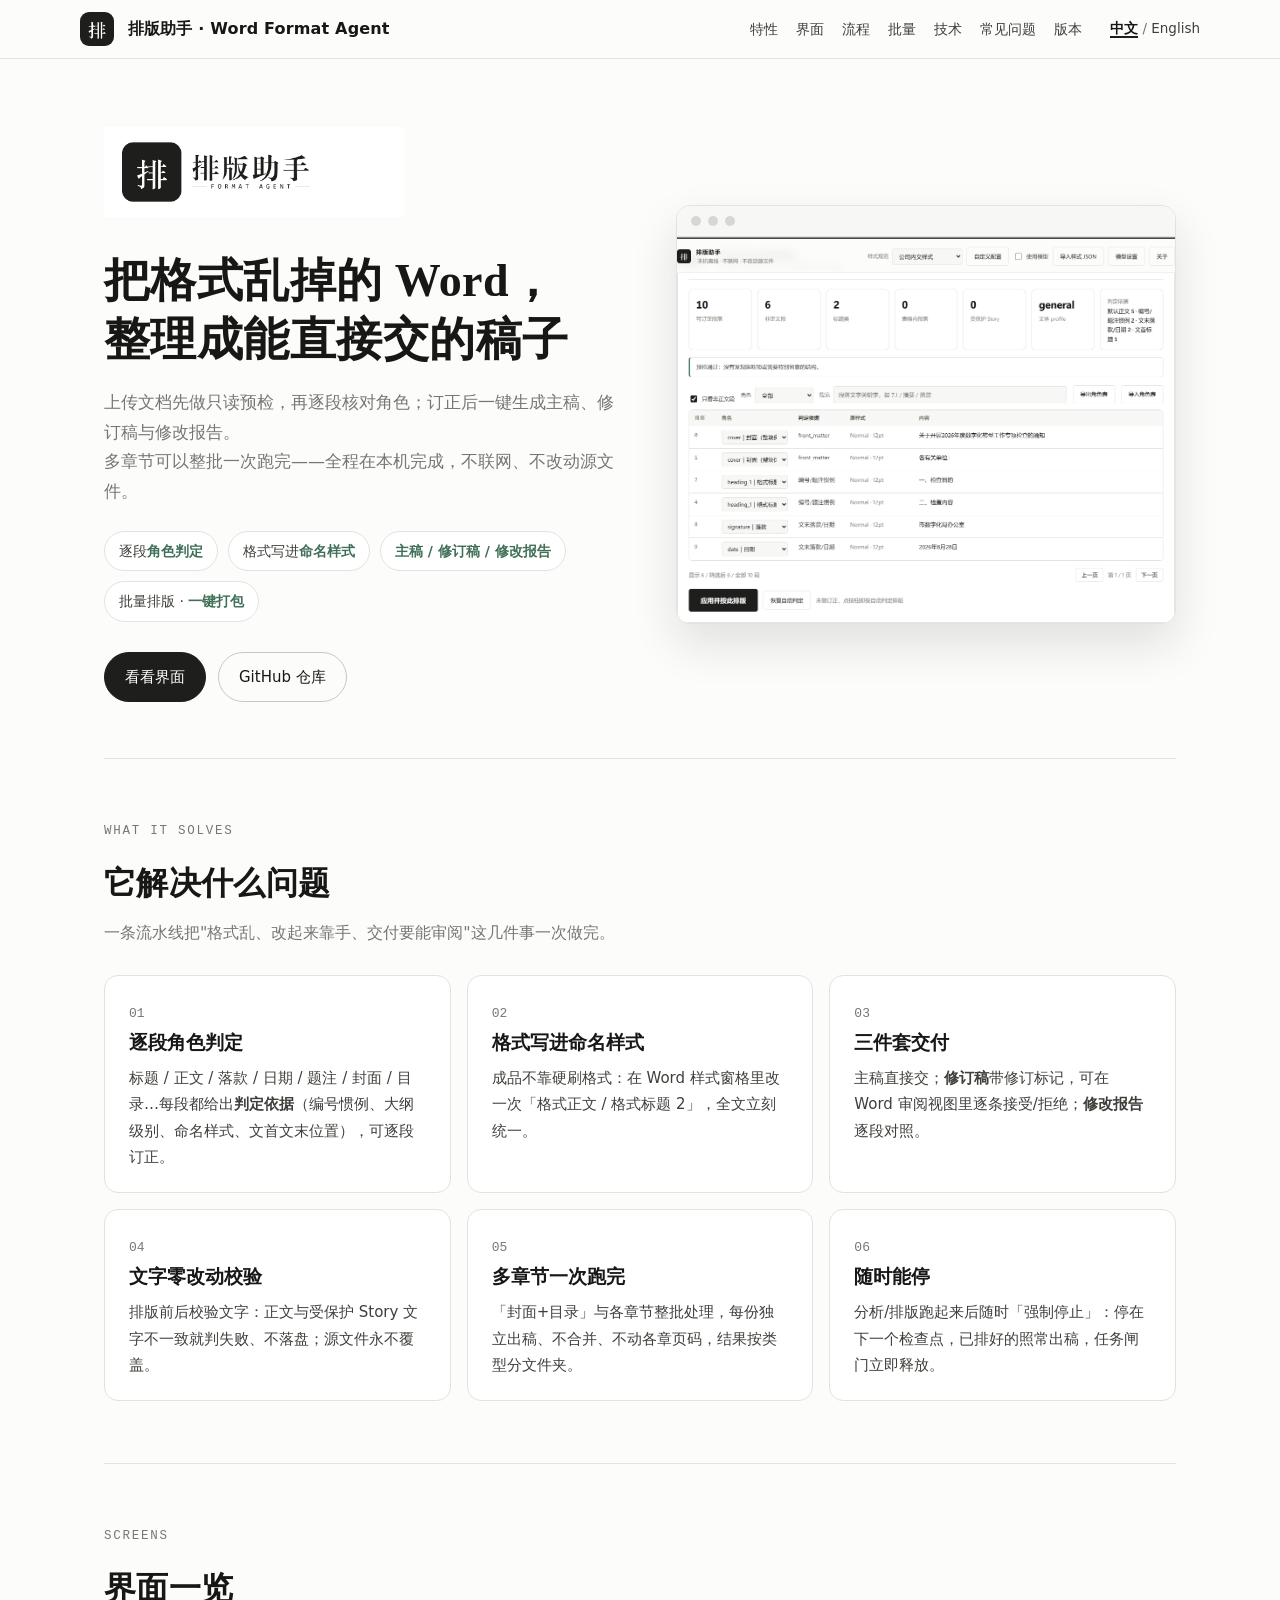
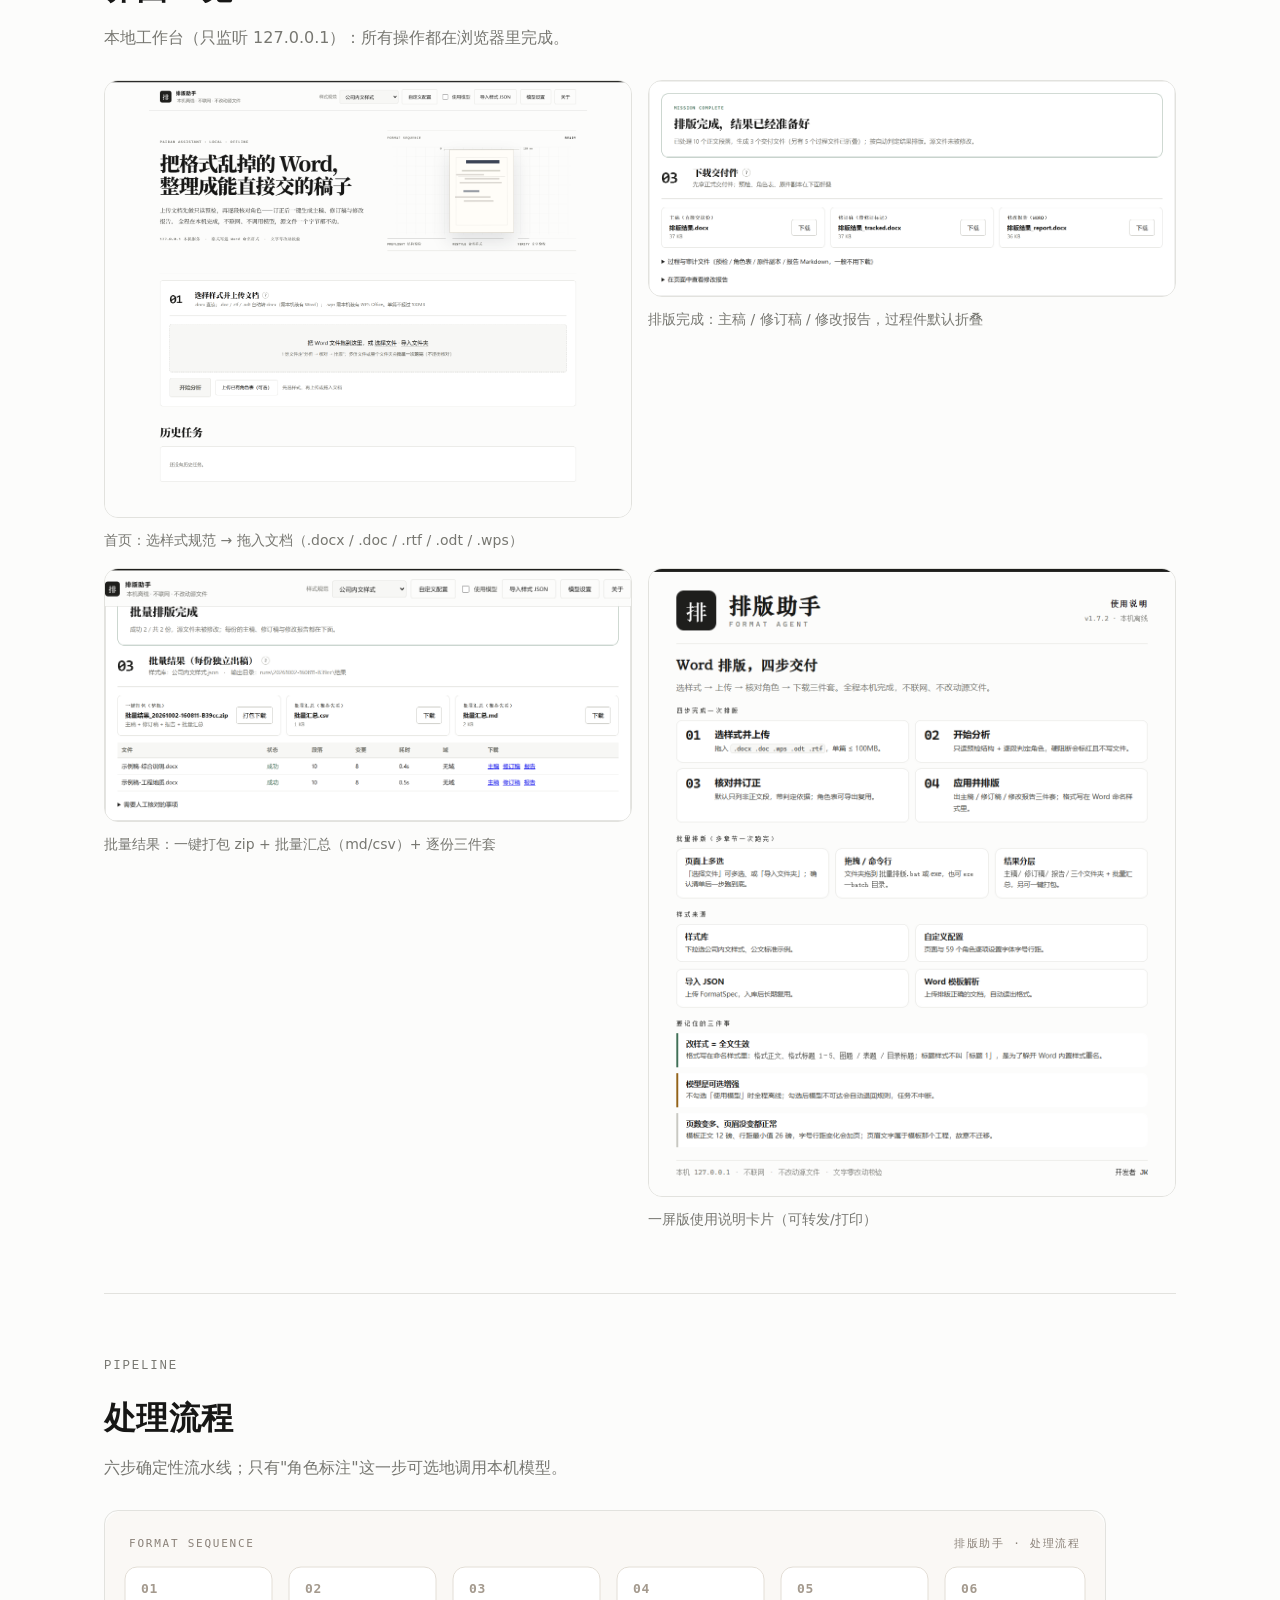
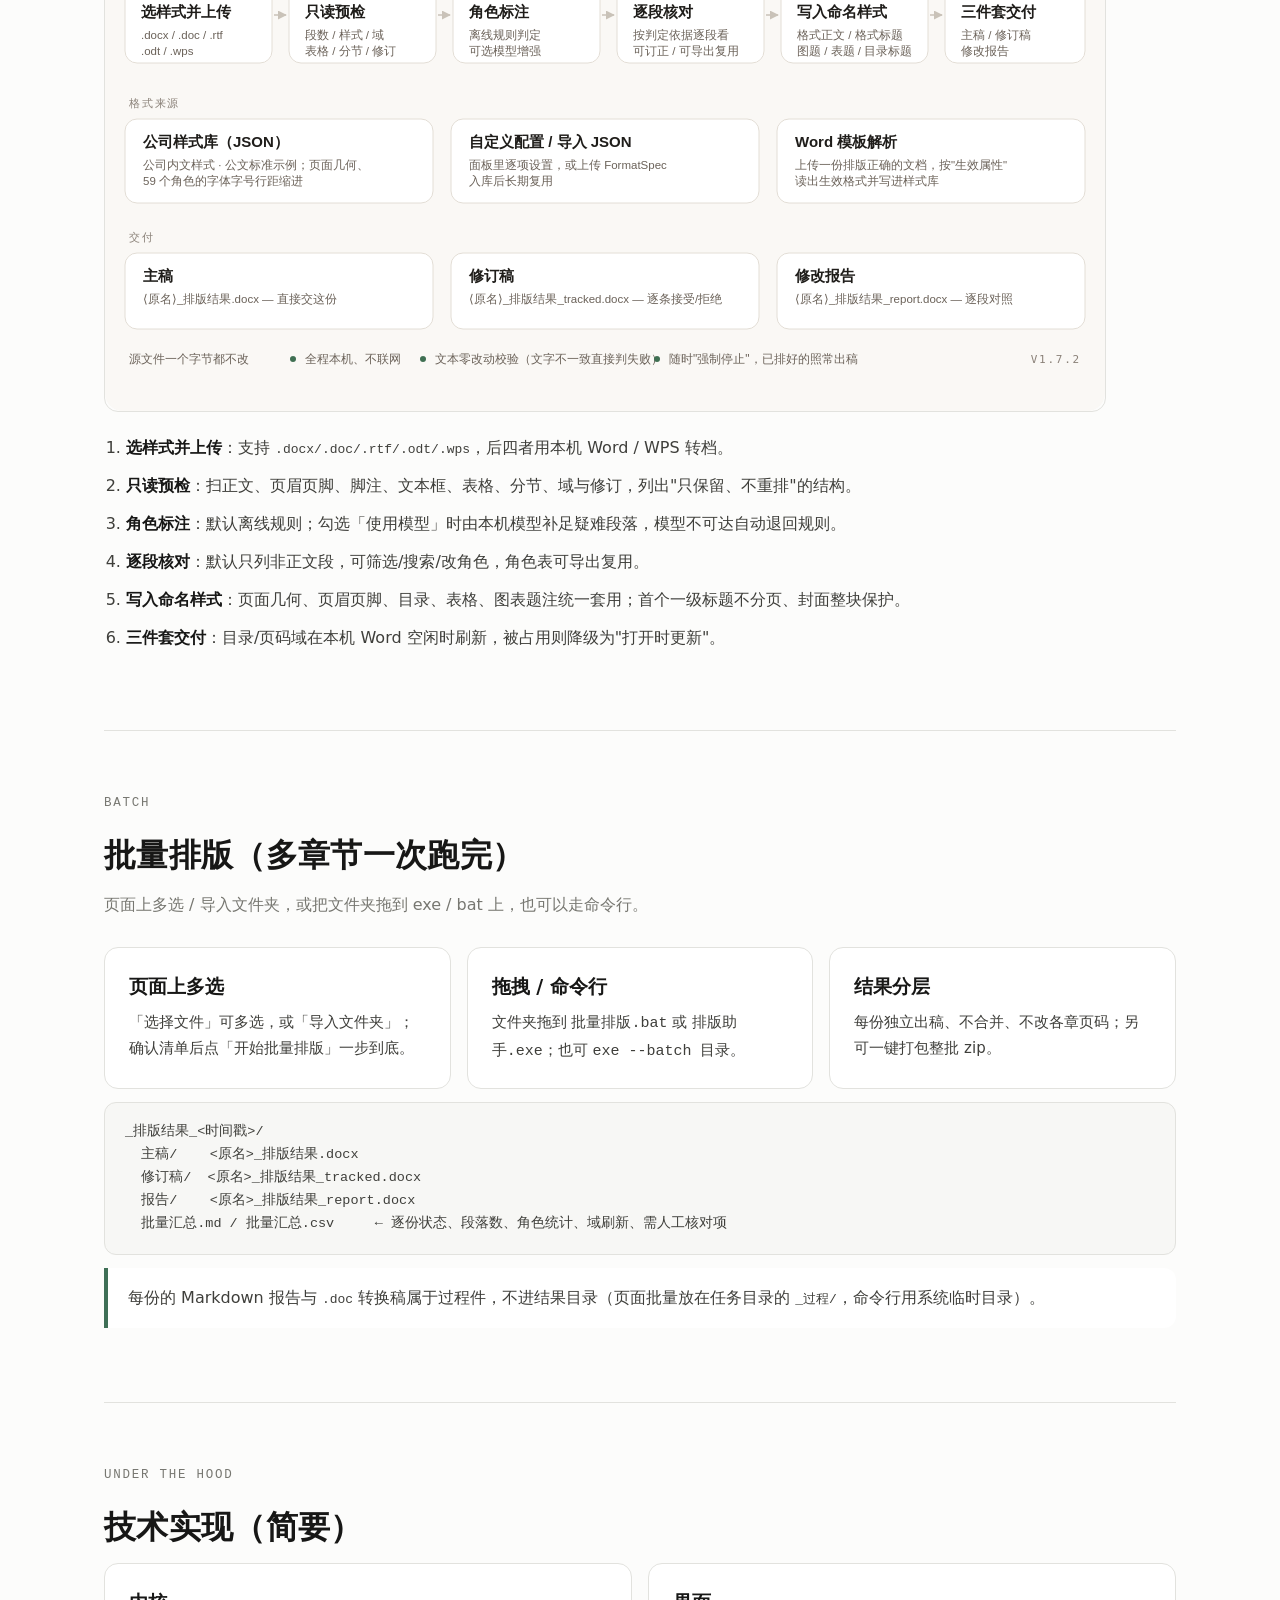
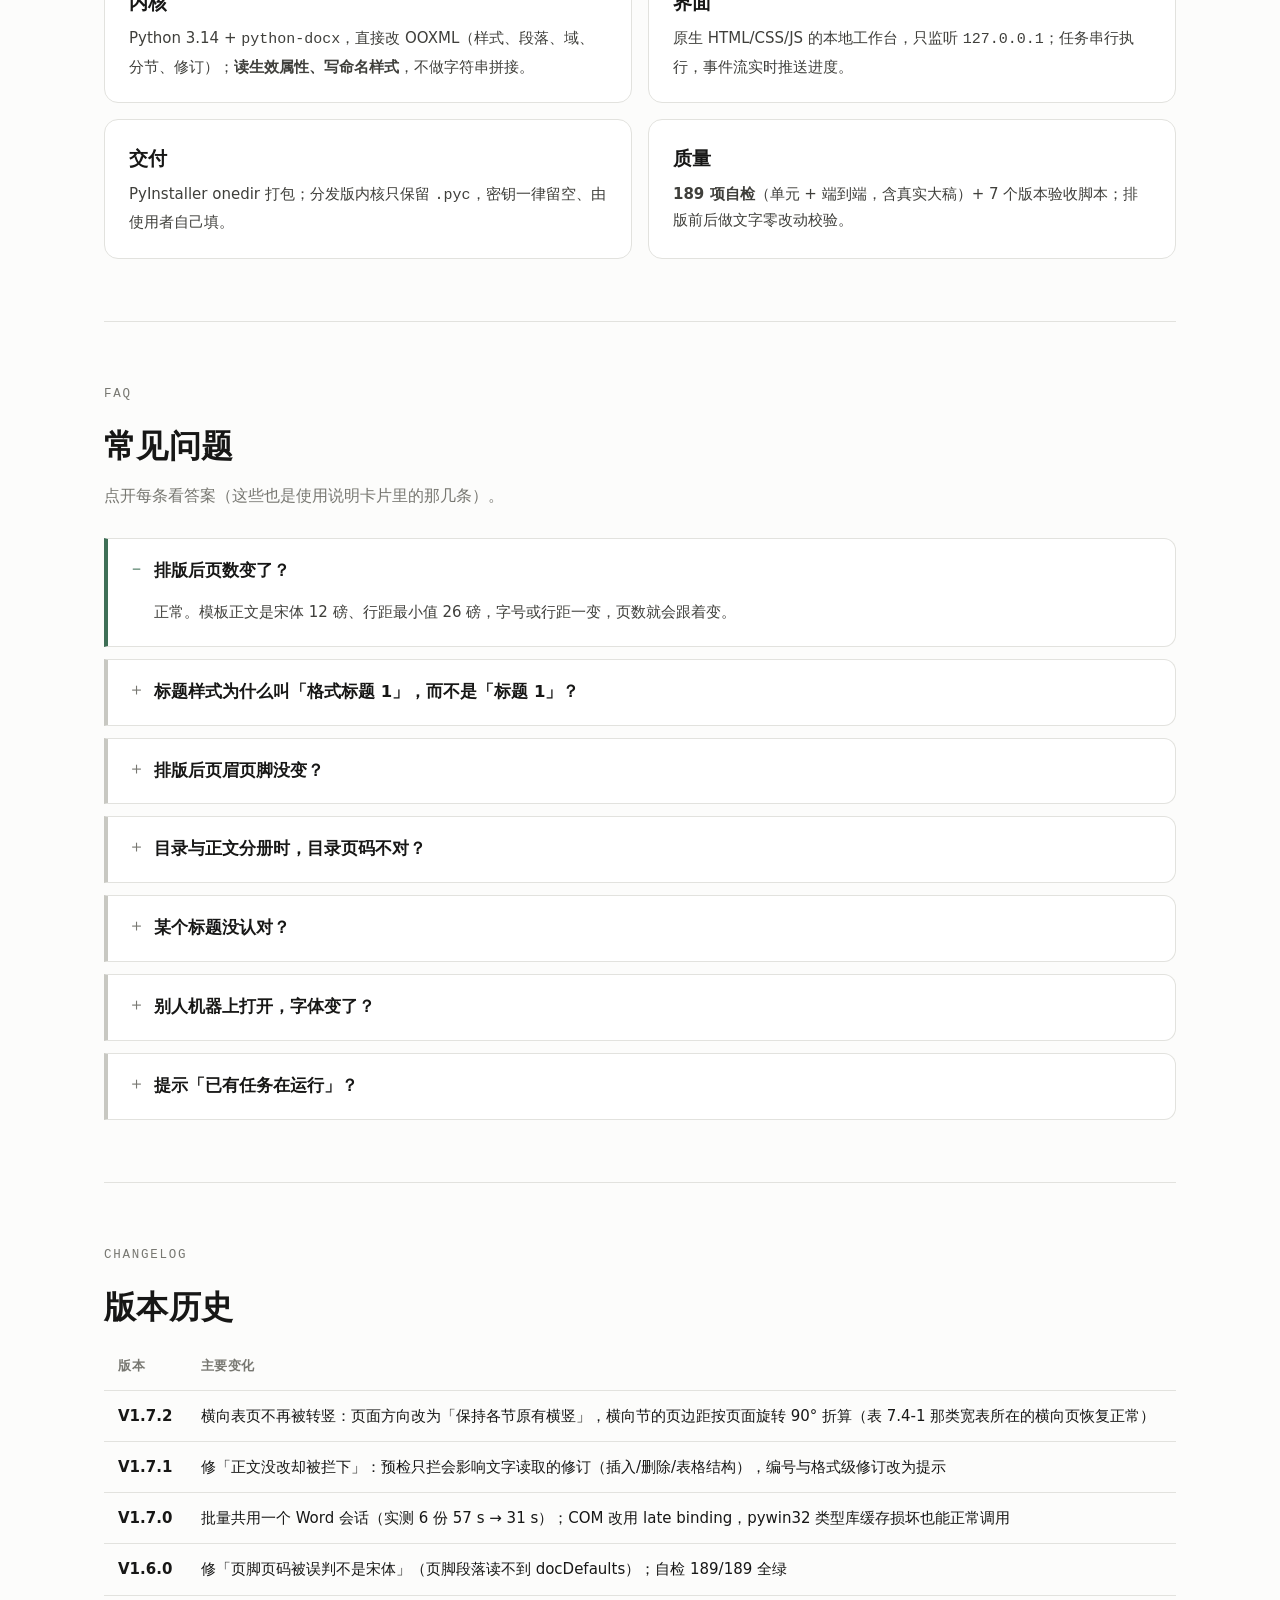
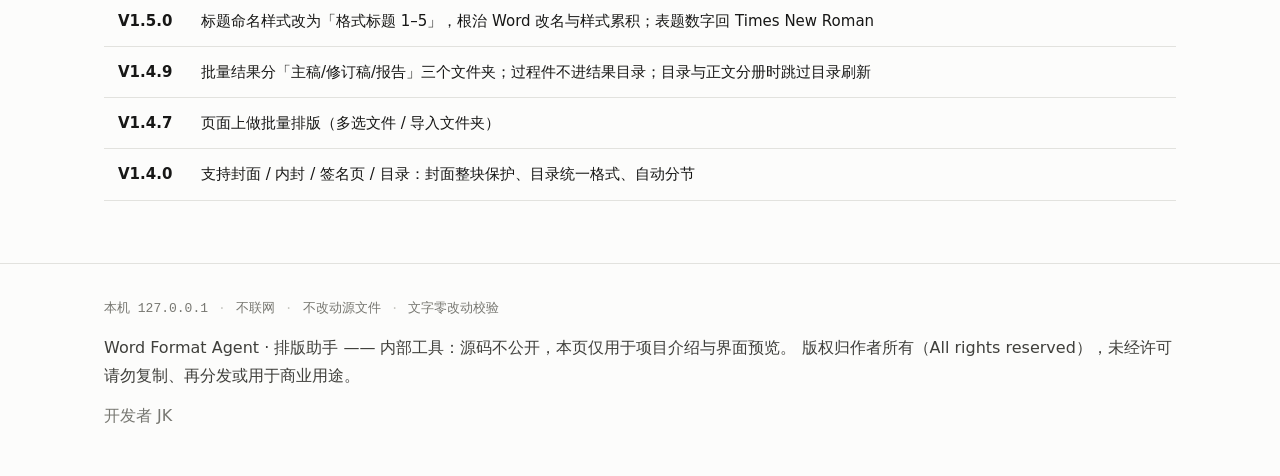
<file: index.html>
<!doctype html>
<html lang="zh-CN">
<head>
<meta charset="utf-8">
<meta name="viewport" content="width=device-width, initial-scale=1">
<title>Word Format Agent · 排版助手 — 本机离线的 Word 排版工作台</title>
<meta name="description" content="把格式乱掉的 Word，整理成能直接交的稿子：逐段角色判定、格式写进 Word 命名样式、主稿/修订稿/修改报告三件套，全程本机离线、不改动源文件。">
<meta property="og:title" content="Word Format Agent · 排版助手">
<meta property="og:description" content="本机离线的 Word 排版工作台：逐段角色判定、格式写进命名样式、三件套交付。">
<meta property="og:url" content="https://jkcode8.github.io/word-format-agent-showcase/">
<meta property="og:type" content="website">
<meta property="og:image" content="https://jkcode8.github.io/word-format-agent-showcase/%E5%93%81%E7%89%8C%E8%B5%84%E6%BA%90/%E5%B0%81%E9%9D%A2-%E6%A8%AA%E7%89%88-1280x640.png">
<meta property="og:image:width" content="1280">
<meta property="og:image:height" content="640">
<link rel="alternate" hreflang="zh-CN" href="index.html">
<link rel="alternate" hreflang="en" href="en.html">
<link rel="stylesheet" href="site.css">
</head>
<body>

<header class="nav">
  <div class="wrap nav-in">
    <img src="品牌资源/mark.png" alt="排版助手">
    <span class="brand">排版助手 · Word Format Agent</span>
    <nav>
      <a href="#features">特性</a>
      <a href="#ui">界面</a>
      <a href="#flow">流程</a>
      <a href="#batch">批量</a>
      <a href="#tech">技术</a>
      <a href="#faq">常见问题</a>
      <a href="#history">版本</a>
    </nav>
    <span class="lang"><a class="on" href="index.html">中文</a> / <a href="en.html">English</a></span>
  </div>
</header>

<main class="wrap">

  <div class="hero">
    <div>
      <img class="lockup" src="品牌资源/lockup-wide.png" alt="排版助手 FORMAT AGENT">
      <h1>把格式乱掉的 Word，<br>整理成能直接交的稿子</h1>
      <p class="lead">上传文档先做只读预检，再逐段核对角色；订正后一键生成主稿、修订稿与修改报告。<br>
        多章节可以整批一次跑完——全程在本机完成，不联网、不改动源文件。</p>
      <ul class="chips">
        <li>逐段<b>角色判定</b></li>
        <li>格式写进<b>命名样式</b></li>
        <li><b>主稿 / 修订稿 / 修改报告</b></li>
        <li>批量排版 · <b>一键打包</b></li>
      </ul>
      <div class="cta">
        <a class="btn" href="#ui">看看界面</a>
        <a class="btn ghost" href="https://github.com/Jkcode8/word-format-agent-showcase">GitHub 仓库</a>
      </div>
    </div>
    <div class="shot">
      <div class="bar"><span class="dot"></span><span class="dot"></span><span class="dot"></span></div>
      <img src="docs/images/02-review.png" alt="排版助手 · 核对页">
    </div>
  </div>

  <section id="features">
    <p class="mono">What it solves</p>
    <h2>它解决什么问题</h2>
    <p class="sec-sub">一条流水线把"格式乱、改起来靠手、交付要能审阅"这几件事一次做完。</p>
    <div class="grid g3">
      <div class="card"><span class="no">01</span><h3>逐段角色判定</h3>
        <p>标题 / 正文 / 落款 / 日期 / 题注 / 封面 / 目录…每段都给出<b>判定依据</b>（编号惯例、大纲级别、命名样式、文首文末位置），可逐段订正。</p></div>
      <div class="card"><span class="no">02</span><h3>格式写进命名样式</h3>
        <p>成品不靠硬刷格式：在 Word 样式窗格里改一次「格式正文 / 格式标题 2」，全文立刻统一。</p></div>
      <div class="card"><span class="no">03</span><h3>三件套交付</h3>
        <p>主稿直接交；<b>修订稿</b>带修订标记，可在 Word 审阅视图里逐条接受/拒绝；<b>修改报告</b>逐段对照。</p></div>
      <div class="card"><span class="no">04</span><h3>文字零改动校验</h3>
        <p>排版前后校验文字：正文与受保护 Story 文字不一致就判失败、不落盘；源文件永不覆盖。</p></div>
      <div class="card"><span class="no">05</span><h3>多章节一次跑完</h3>
        <p>「封面+目录」与各章节整批处理，每份独立出稿、不合并、不动各章页码，结果按类型分文件夹。</p></div>
      <div class="card"><span class="no">06</span><h3>随时能停</h3>
        <p>分析/排版跑起来后随时「强制停止」：停在下一个检查点，已排好的照常出稿，任务闸门立即释放。</p></div>
    </div>
  </section>

  <section id="ui">
    <p class="mono">Screens</p>
    <h2>界面一览</h2>
    <p class="sec-sub">本地工作台（只监听 127.0.0.1）：所有操作都在浏览器里完成。</p>
    <div class="grid g2">
      <figure><img src="docs/images/01-home.png" alt="首页与上传区">
        <figcaption>首页：选样式规范 → 拖入文档（.docx / .doc / .rtf / .odt / .wps）</figcaption></figure>
      <figure><img src="docs/images/03-deliverables.png" alt="排版完成与三件套">
        <figcaption>排版完成：主稿 / 修订稿 / 修改报告，过程件默认折叠</figcaption></figure>
    </div>
    <div class="grid g2" style="margin-top:16px">
      <figure><img src="docs/images/04-batch.png" alt="批量结果">
        <figcaption>批量结果：一键打包 zip + 批量汇总（md/csv）+ 逐份三件套</figcaption></figure>
      <figure><img src="品牌资源/使用说明卡片-精简版-1080.png" alt="一屏版使用说明">
        <figcaption>一屏版使用说明卡片（可转发/打印）</figcaption></figure>
    </div>
  </section>

  <section id="flow">
    <p class="mono">Pipeline</p>
    <h2>处理流程</h2>
    <p class="sec-sub">六步确定性流水线；只有"角色标注"这一步可选地调用本机模型。</p>
    <figure><img src="docs/images/flow.svg" alt="处理流程：选样式上传 → 只读预检 → 角色标注 → 逐段核对 → 写入命名样式 → 三件套交付"></figure>
    <ol class="steps" style="margin-top:22px">
      <li><b>选样式并上传</b>：支持 <code>.docx/.doc/.rtf/.odt/.wps</code>，后四者用本机 Word / WPS 转档。</li>
      <li><b>只读预检</b>：扫正文、页眉页脚、脚注、文本框、表格、分节、域与修订，列出"只保留、不重排"的结构。</li>
      <li><b>角色标注</b>：默认离线规则；勾选「使用模型」时由本机模型补足疑难段落，模型不可达自动退回规则。</li>
      <li><b>逐段核对</b>：默认只列非正文段，可筛选/搜索/改角色，角色表可导出复用。</li>
      <li><b>写入命名样式</b>：页面几何、页眉页脚、目录、表格、图表题注统一套用；首个一级标题不分页、封面整块保护。</li>
      <li><b>三件套交付</b>：目录/页码域在本机 Word 空闲时刷新，被占用则降级为"打开时更新"。</li>
    </ol>
  </section>

  <section id="batch">
    <p class="mono">Batch</p>
    <h2>批量排版（多章节一次跑完）</h2>
    <p class="sec-sub">页面上多选 / 导入文件夹，或把文件夹拖到 exe / bat 上，也可以走命令行。</p>
    <div class="grid g3">
      <div class="card"><h3>页面上多选</h3><p>「选择文件」可多选，或「导入文件夹」；确认清单后点「开始批量排版」一步到底。</p></div>
      <div class="card"><h3>拖拽 / 命令行</h3><p>文件夹拖到 <code>批量排版.bat</code> 或 <code>排版助手.exe</code>；也可 <code>exe --batch 目录</code>。</p></div>
      <div class="card"><h3>结果分层</h3><p>每份独立出稿、不合并、不改各章页码；另可一键打包整批 zip。</p></div>
    </div>
    <pre>_排版结果_&lt;时间戳&gt;/
  主稿/    &lt;原名&gt;_排版结果.docx
  修订稿/  &lt;原名&gt;_排版结果_tracked.docx
  报告/    &lt;原名&gt;_排版结果_report.docx
  批量汇总.md / 批量汇总.csv     ← 逐份状态、段落数、角色统计、域刷新、需人工核对项</pre>
    <p class="note">每份的 Markdown 报告与 <code>.doc</code> 转换稿属于过程件，不进结果目录（页面批量放在任务目录的 <code>_过程/</code>，命令行用系统临时目录）。</p>
  </section>

  <section id="tech">
    <p class="mono">Under the hood</p>
    <h2>技术实现（简要）</h2>
    <div class="grid g2">
      <div class="card"><h3>内核</h3><p>Python 3.14 + <code>python-docx</code>，直接改 OOXML（样式、段落、域、分节、修订）；<b>读生效属性、写命名样式</b>，不做字符串拼接。</p></div>
      <div class="card"><h3>界面</h3><p>原生 HTML/CSS/JS 的本地工作台，只监听 <code>127.0.0.1</code>；任务串行执行，事件流实时推送进度。</p></div>
      <div class="card"><h3>交付</h3><p>PyInstaller onedir 打包；分发版内核只保留 <code>.pyc</code>，密钥一律留空、由使用者自己填。</p></div>
      <div class="card"><h3>质量</h3><p><b>189 项自检</b>（单元 + 端到端，含真实大稿）+ 7 个版本验收脚本；排版前后做文字零改动校验。</p></div>
    </div>
  </section>

  <section id="faq">
    <p class="mono">FAQ</p>
    <h2>常见问题</h2>
    <p class="sec-sub">点开每条看答案（这些也是使用说明卡片里的那几条）。</p>
    <div class="faq">
      <details open>
        <summary>排版后页数变了？</summary>
        <p>正常。模板正文是宋体 12 磅、行距最小值 26 磅，字号或行距一变，页数就会跟着变。</p>
      </details>
      <details>
        <summary>标题样式为什么叫「格式标题 1」，而不是「标题 1」？</summary>
        <p>「标题 1」与 Word 内置标题重名：Word 在"刷新域并保存"时会把自定义样式改名成
          「标题 11 / 21 / 31」并换掉样式 ID，越排越多。改成「格式标题 N」后名字与 ID 都稳定，
          格式照样写在样式里——改一次、全文生效。</p>
      </details>
      <details>
        <summary>排版后页眉页脚没变？</summary>
        <p>有意为之。模板页眉写的是模板那个工程的名字，跨文档套用会写错；要迁移页眉文字，请按目标稿的
          节数配 <code>page.section_overrides</code> 点名覆盖。</p>
      </details>
      <details>
        <summary>目录与正文分册时，目录页码不对？</summary>
        <p>「封面+目录」单独一份时，目录域在它自己这一份里刷不出章节页码。工具会识别这种情况：
          <b>跳过目录刷新、保留原目录</b>，并在批量汇总的"需要人工核对"里提示——页码请在合并稿里刷新或人工核对。</p>
      </details>
      <details>
        <summary>某个标题没认对？</summary>
        <p>在核对页的订正表里改角色即可；同类文档想长期复用，改完点「导出角色表」，下次上传时套用。</p>
      </details>
      <details>
        <summary>别人机器上打开，字体变了？</summary>
        <p>交付稿依赖终端装有黑体、宋体、仿宋_GB2312 等中文字体；内网请统一安装同一套字体，
          否则 Word 会用替代字体显示。</p>
      </details>
      <details>
        <summary>提示「已有任务在运行」？</summary>
        <p>单任务串行：等当前任务结束再提交即可（避免文件与 Office 进程互相干扰）。
          跑大稿时也可以点「强制停止」，停在下一个检查点、已排好的照常出稿。</p>
      </details>
    </div>
  </section>

  <section id="history">
    <p class="mono">Changelog</p>
    <h2>版本历史</h2>
    <table>
      <thead><tr><th>版本</th><th>主要变化</th></tr></thead>
      <tbody>
    <tr><td><b>V1.7.2</b></td><td>横向表页不再被转竖：页面方向改为「保持各节原有横竖」，横向节的页边距按页面旋转 90° 折算（表 7.4-1 那类宽表所在的横向页恢复正常）</td></tr>
    <tr><td><b>V1.7.1</b></td><td>修「正文没改却被拦下」：预检只拦会影响文字读取的修订（插入/删除/表格结构），编号与格式级修订改为提示</td></tr>
        <tr><td><b>V1.7.0</b></td><td>批量共用一个 Word 会话（实测 6 份 57 s → 31 s）；COM 改用 late binding，pywin32 类型库缓存损坏也能正常调用</td></tr>
        <tr><td><b>V1.6.0</b></td><td>修「页脚页码被误判不是宋体」（页脚段落读不到 docDefaults）；自检 189/189 全绿</td></tr>
        <tr><td><b>V1.5.0</b></td><td>标题命名样式改为「格式标题 1–5」，根治 Word 改名与样式累积；表题数字回 Times New Roman</td></tr>
        <tr><td><b>V1.4.9</b></td><td>批量结果分「主稿/修订稿/报告」三个文件夹；过程件不进结果目录；目录与正文分册时跳过目录刷新</td></tr>
        <tr><td><b>V1.4.7</b></td><td>页面上做批量排版（多选文件 / 导入文件夹）</td></tr>
        <tr><td><b>V1.4.0</b></td><td>支持封面 / 内封 / 签名页 / 目录：封面整块保护、目录统一格式、自动分节</td></tr>
      </tbody>
    </table>
  </section>

</main>

<footer>
  <div class="wrap">
    <div class="facts">
      <span>本机 127.0.0.1</span><span>不联网</span><span>不改动源文件</span><span>文字零改动校验</span>
    </div>
    <p style="margin-top:14px">Word Format Agent · 排版助手 —— 内部工具：源码不公开，本页仅用于项目介绍与界面预览。
      版权归作者所有（All rights reserved），未经许可请勿复制、再分发或用于商业用途。</p>
    <p class="sec-sub" style="margin:0">开发者 JK</p>
  </div>
</footer>

</body>
</html>
</file>
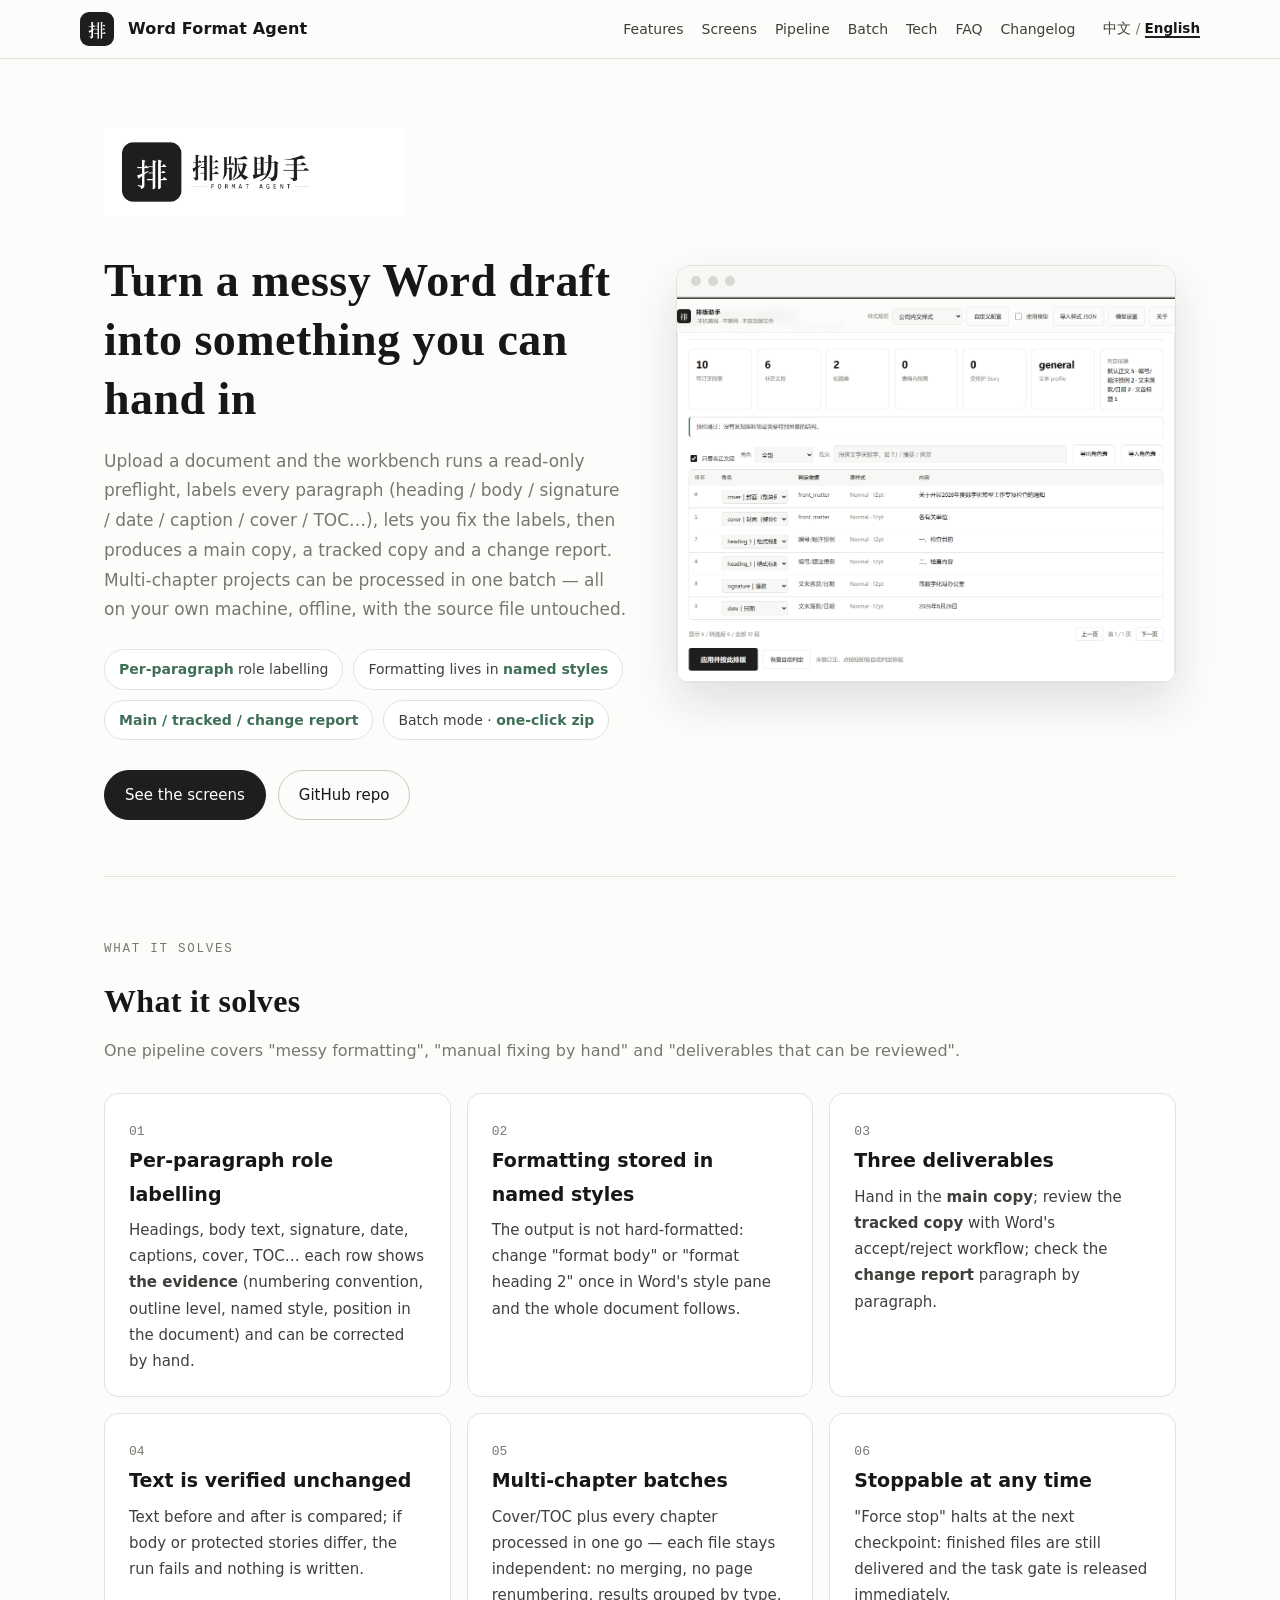
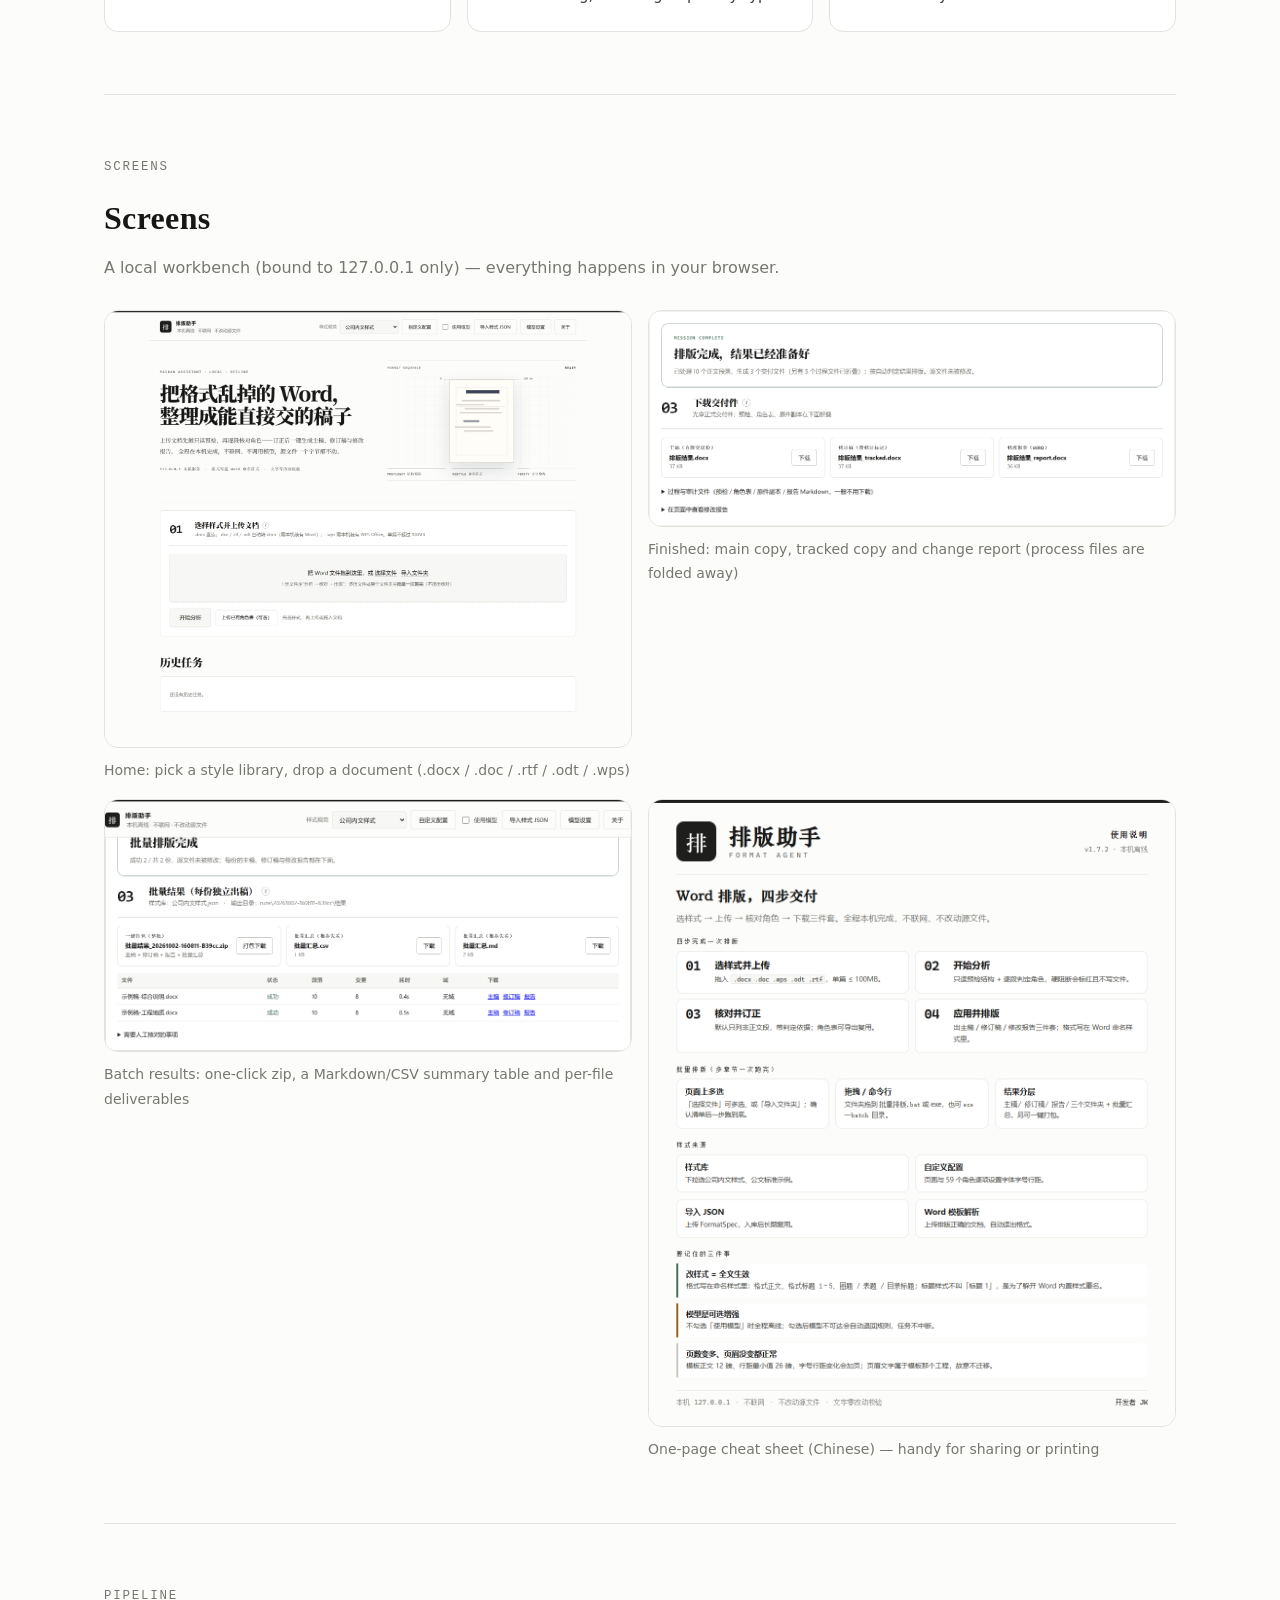
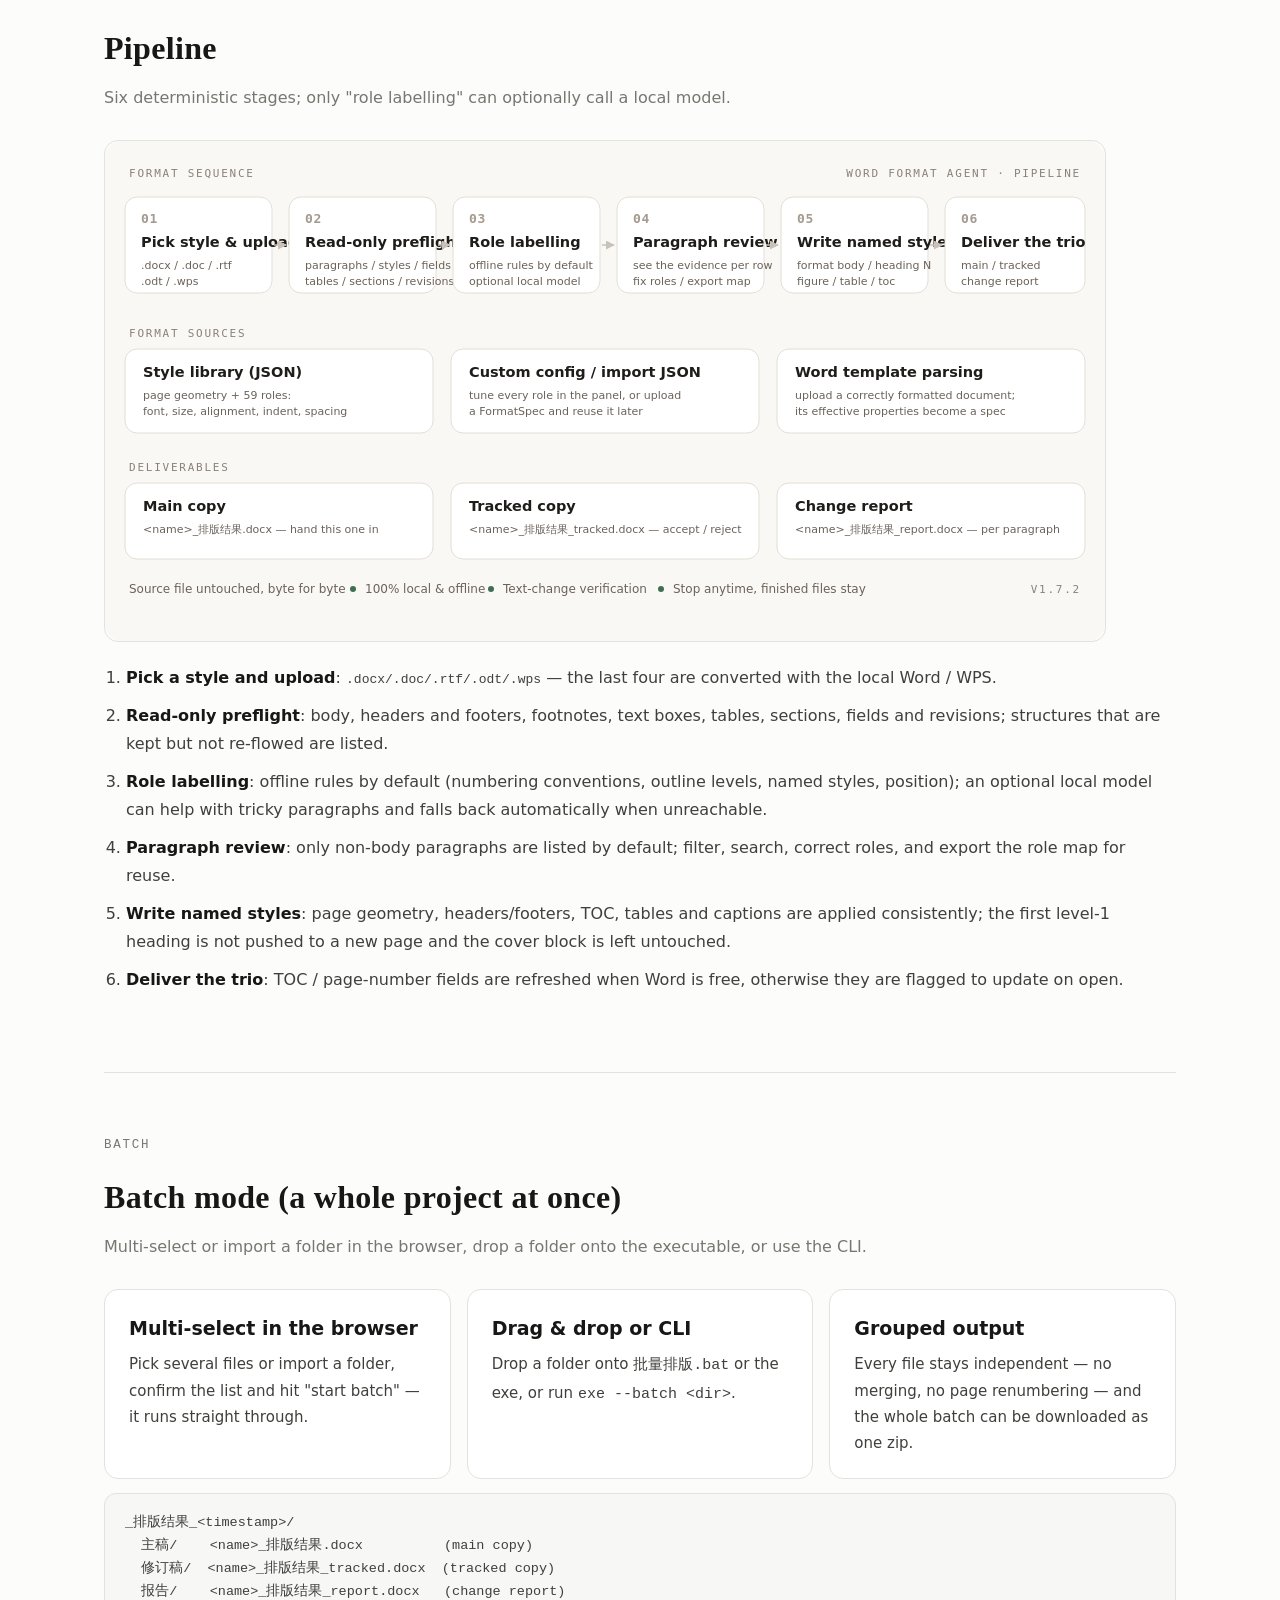
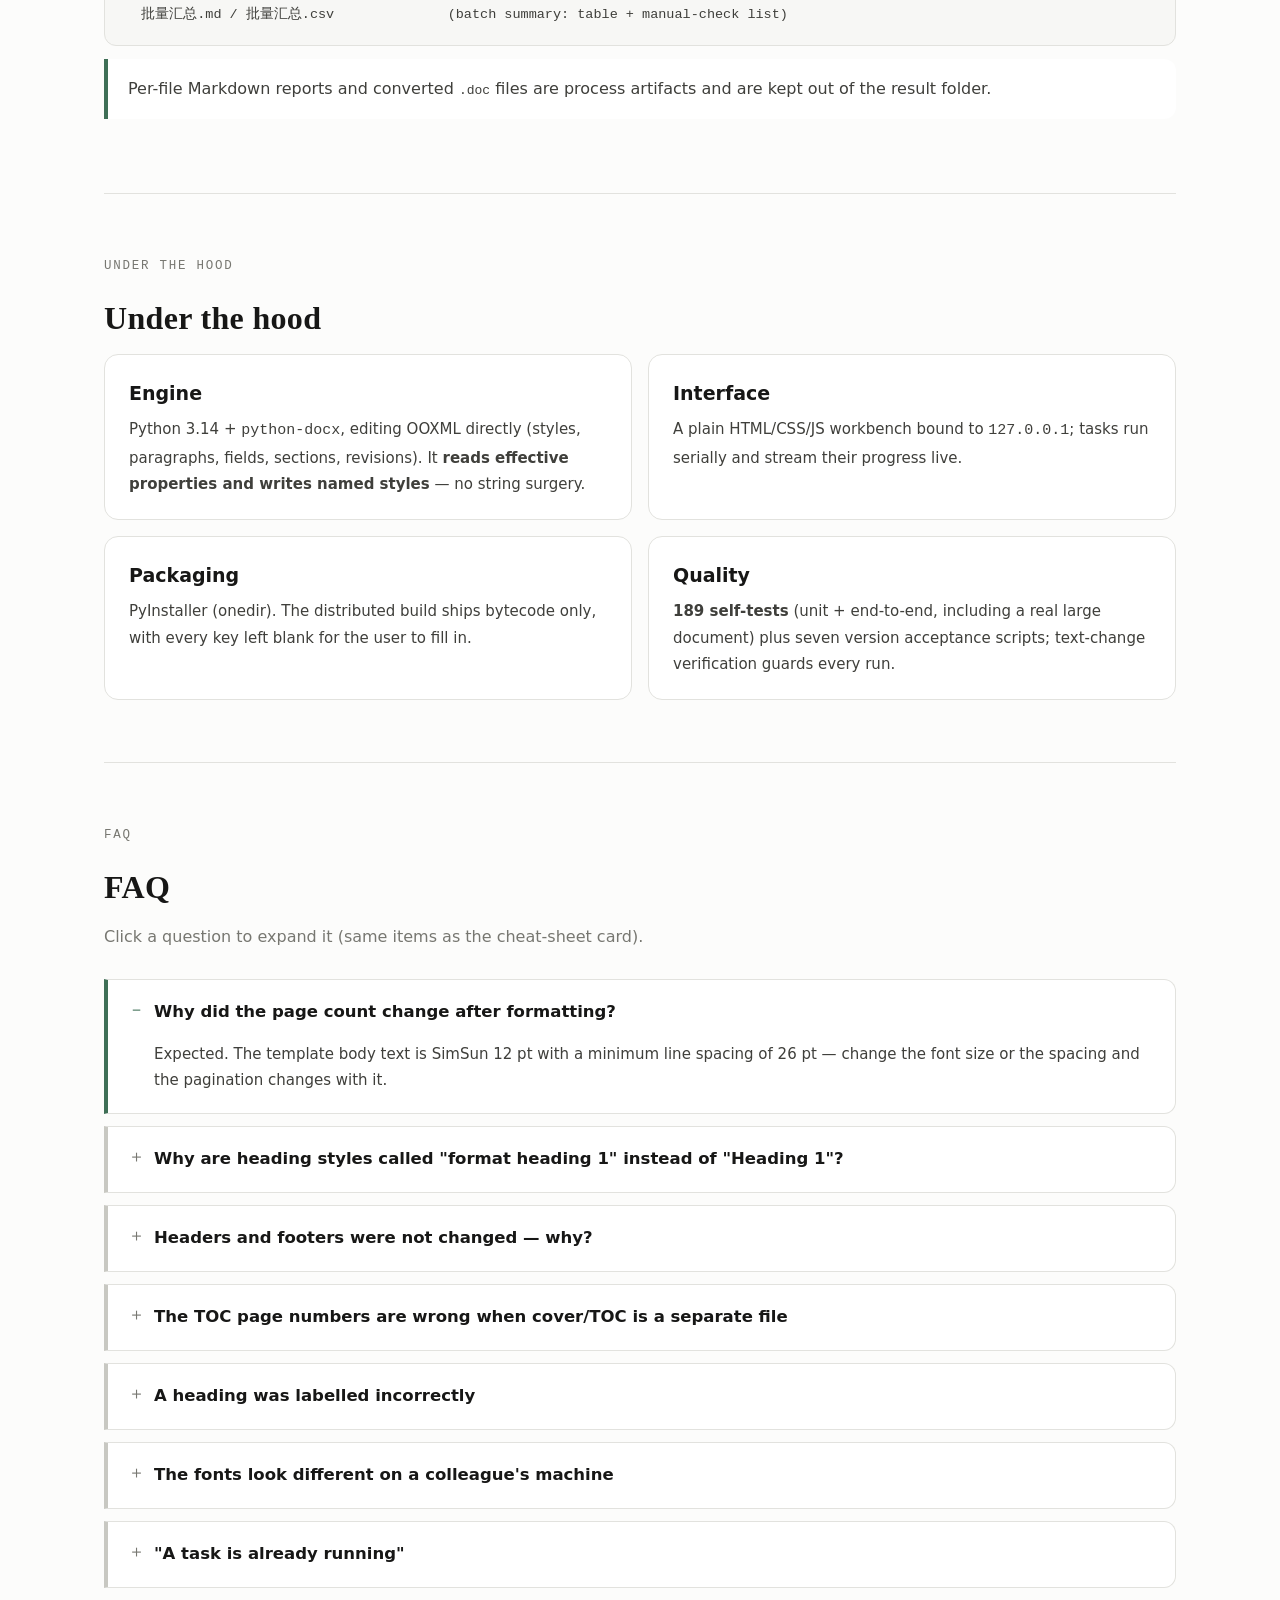
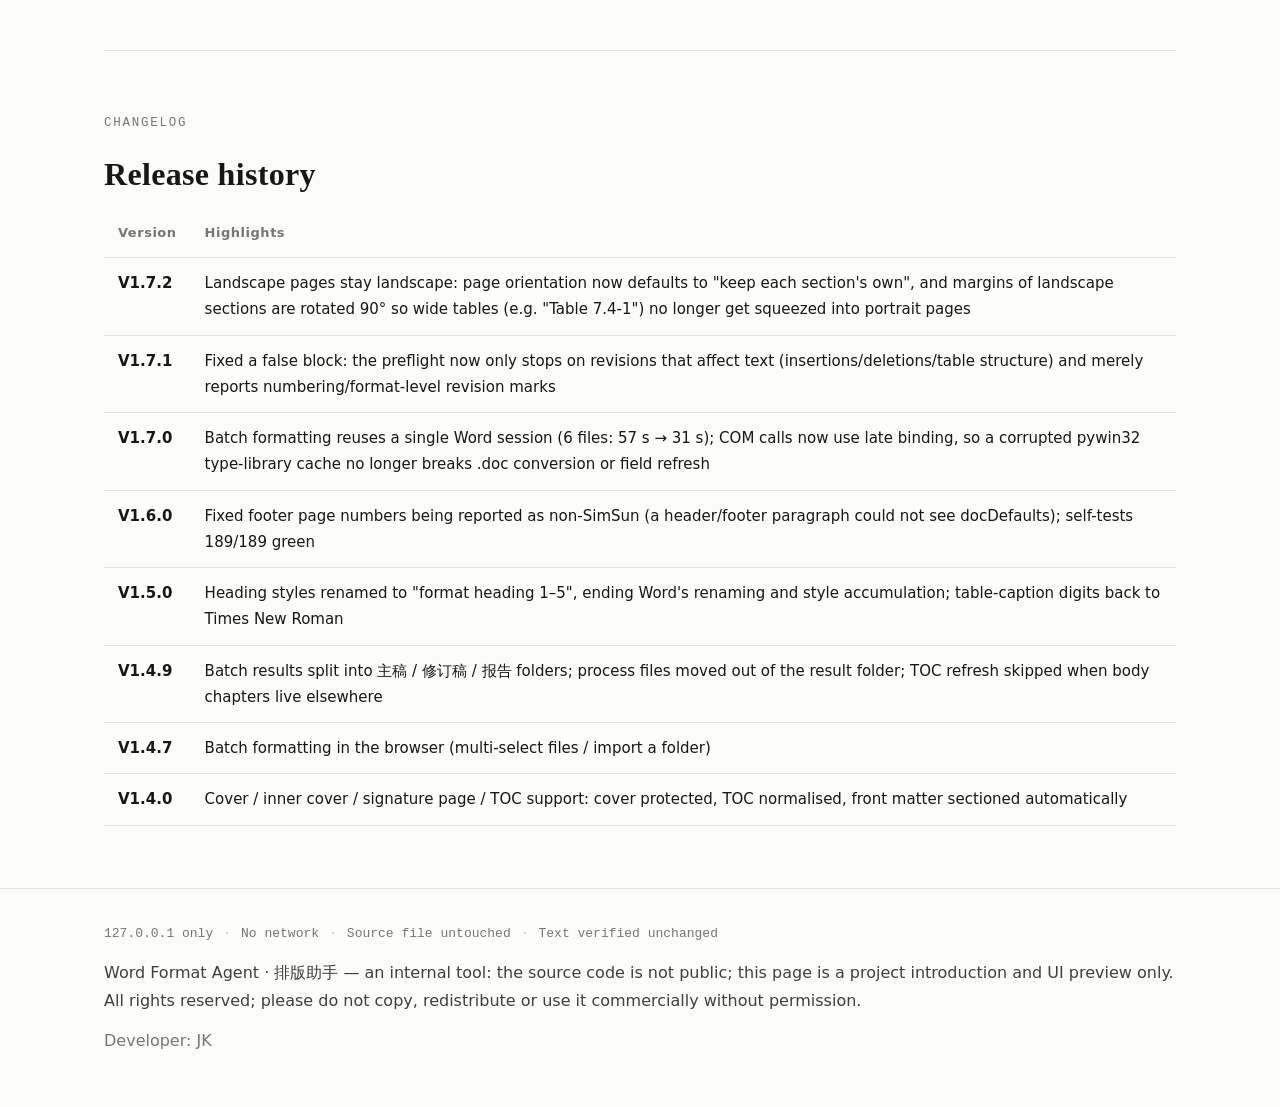
<file: en.html>
<!doctype html>
<html lang="en">
<head>
<meta charset="utf-8">
<meta name="viewport" content="width=device-width, initial-scale=1">
<title>Word Format Agent — an offline Word formatting workbench</title>
<meta name="description" content="Turn a messy Word draft into something you can hand in: per-paragraph role labelling, formatting written into Word named styles, and a deliverable trio (main / tracked / change report). Runs entirely on your machine, never touches the source file.">
<meta property="og:title" content="Word Format Agent">
<meta property="og:description" content="An offline Word formatting workbench: per-paragraph role labelling, formatting stored in named styles, three deliverables per document.">
<meta property="og:url" content="https://jkcode8.github.io/word-format-agent-showcase/en.html">
<meta property="og:type" content="website">
<meta property="og:image" content="https://jkcode8.github.io/word-format-agent-showcase/%E5%93%81%E7%89%8C%E8%B5%84%E6%BA%90/%E5%B0%81%E9%9D%A2-%E6%A8%AA%E7%89%88-1280x640.png">
<meta property="og:image:width" content="1280">
<meta property="og:image:height" content="640">
<link rel="alternate" hreflang="zh-CN" href="index.html">
<link rel="alternate" hreflang="en" href="en.html">
<link rel="stylesheet" href="site.css">
</head>
<body>

<header class="nav">
  <div class="wrap nav-in">
    <img src="品牌资源/mark.png" alt="Word Format Agent">
    <span class="brand">Word Format Agent</span>
    <nav>
      <a href="#features">Features</a>
      <a href="#ui">Screens</a>
      <a href="#flow">Pipeline</a>
      <a href="#batch">Batch</a>
      <a href="#tech">Tech</a>
      <a href="#faq">FAQ</a>
      <a href="#history">Changelog</a>
    </nav>
    <span class="lang"><a href="index.html">中文</a> / <a class="on" href="en.html">English</a></span>
  </div>
</header>

<main class="wrap">

  <div class="hero">
    <div>
      <img class="lockup" src="品牌资源/lockup-wide.png" alt="Word Format Agent">
      <h1>Turn a messy Word draft<br>into something you can hand in</h1>
      <p class="lead">Upload a document and the workbench runs a read-only preflight, labels every paragraph
        (heading / body / signature / date / caption / cover / TOC…), lets you fix the labels, then produces a
        main copy, a tracked copy and a change report.<br>
        Multi-chapter projects can be processed in one batch — all on your own machine, offline, with the source file untouched.</p>
      <ul class="chips">
        <li><b>Per-paragraph</b> role labelling</li>
        <li>Formatting lives in <b>named styles</b></li>
        <li><b>Main / tracked / change report</b></li>
        <li>Batch mode · <b>one-click zip</b></li>
      </ul>
      <div class="cta">
        <a class="btn" href="#ui">See the screens</a>
        <a class="btn ghost" href="https://github.com/Jkcode8/word-format-agent-showcase">GitHub repo</a>
      </div>
    </div>
    <div class="shot">
      <div class="bar"><span class="dot"></span><span class="dot"></span><span class="dot"></span></div>
      <img src="docs/images/02-review.png" alt="Review screen">
    </div>
  </div>

  <section id="features">
    <p class="mono">What it solves</p>
    <h2>What it solves</h2>
    <p class="sec-sub">One pipeline covers "messy formatting", "manual fixing by hand" and "deliverables that can be reviewed".</p>
    <div class="grid g3">
      <div class="card"><span class="no">01</span><h3>Per-paragraph role labelling</h3>
        <p>Headings, body text, signature, date, captions, cover, TOC… each row shows <b>the evidence</b>
          (numbering convention, outline level, named style, position in the document) and can be corrected by hand.</p></div>
      <div class="card"><span class="no">02</span><h3>Formatting stored in named styles</h3>
        <p>The output is not hard-formatted: change "format body" or "format heading 2" once in Word's style pane
          and the whole document follows.</p></div>
      <div class="card"><span class="no">03</span><h3>Three deliverables</h3>
        <p>Hand in the <b>main copy</b>; review the <b>tracked copy</b> with Word's accept/reject workflow;
          check the <b>change report</b> paragraph by paragraph.</p></div>
      <div class="card"><span class="no">04</span><h3>Text is verified unchanged</h3>
        <p>Text before and after is compared; if body or protected stories differ, the run fails and nothing is written.</p></div>
      <div class="card"><span class="no">05</span><h3>Multi-chapter batches</h3>
        <p>Cover/TOC plus every chapter processed in one go — each file stays independent: no merging,
          no page renumbering, results grouped by type.</p></div>
      <div class="card"><span class="no">06</span><h3>Stoppable at any time</h3>
        <p>"Force stop" halts at the next checkpoint: finished files are still delivered and the task gate is released immediately.</p></div>
    </div>
  </section>

  <section id="ui">
    <p class="mono">Screens</p>
    <h2>Screens</h2>
    <p class="sec-sub">A local workbench (bound to 127.0.0.1 only) — everything happens in your browser.</p>
    <div class="grid g2">
      <figure><img src="docs/images/01-home.png" alt="Home screen with upload area">
        <figcaption>Home: pick a style library, drop a document (.docx / .doc / .rtf / .odt / .wps)</figcaption></figure>
      <figure><img src="docs/images/03-deliverables.png" alt="Finished run with three deliverables">
        <figcaption>Finished: main copy, tracked copy and change report (process files are folded away)</figcaption></figure>
    </div>
    <div class="grid g2" style="margin-top:16px">
      <figure><img src="docs/images/04-batch.png" alt="Batch results">
        <figcaption>Batch results: one-click zip, a Markdown/CSV summary table and per-file deliverables</figcaption></figure>
      <figure><img src="品牌资源/使用说明卡片-精简版-1080.png" alt="One-page cheat sheet">
        <figcaption>One-page cheat sheet (Chinese) — handy for sharing or printing</figcaption></figure>
    </div>
  </section>

  <section id="flow">
    <p class="mono">Pipeline</p>
    <h2>Pipeline</h2>
    <p class="sec-sub">Six deterministic stages; only "role labelling" can optionally call a local model.</p>
    <figure><img src="docs/images/flow-en.svg" alt="Pipeline: pick style and upload, read-only preflight, role labelling, paragraph review, write named styles, deliver the trio"></figure>
    <ol class="steps" style="margin-top:22px">
      <li><b>Pick a style and upload</b>: <code>.docx/.doc/.rtf/.odt/.wps</code> — the last four are converted with the local Word / WPS.</li>
      <li><b>Read-only preflight</b>: body, headers and footers, footnotes, text boxes, tables, sections, fields and revisions; structures that are kept but not re-flowed are listed.</li>
      <li><b>Role labelling</b>: offline rules by default (numbering conventions, outline levels, named styles, position); an optional local model can help with tricky paragraphs and falls back automatically when unreachable.</li>
      <li><b>Paragraph review</b>: only non-body paragraphs are listed by default; filter, search, correct roles, and export the role map for reuse.</li>
      <li><b>Write named styles</b>: page geometry, headers/footers, TOC, tables and captions are applied consistently; the first level-1 heading is not pushed to a new page and the cover block is left untouched.</li>
      <li><b>Deliver the trio</b>: TOC / page-number fields are refreshed when Word is free, otherwise they are flagged to update on open.</li>
    </ol>
  </section>

  <section id="batch">
    <p class="mono">Batch</p>
    <h2>Batch mode (a whole project at once)</h2>
    <p class="sec-sub">Multi-select or import a folder in the browser, drop a folder onto the executable, or use the CLI.</p>
    <div class="grid g3">
      <div class="card"><h3>Multi-select in the browser</h3><p>Pick several files or import a folder, confirm the list and hit "start batch" — it runs straight through.</p></div>
      <div class="card"><h3>Drag &amp; drop or CLI</h3><p>Drop a folder onto <code>批量排版.bat</code> or the exe, or run <code>exe --batch &lt;dir&gt;</code>.</p></div>
      <div class="card"><h3>Grouped output</h3><p>Every file stays independent — no merging, no page renumbering — and the whole batch can be downloaded as one zip.</p></div>
    </div>
    <pre>_排版结果_&lt;timestamp&gt;/
  主稿/    &lt;name&gt;_排版结果.docx          (main copy)
  修订稿/  &lt;name&gt;_排版结果_tracked.docx  (tracked copy)
  报告/    &lt;name&gt;_排版结果_report.docx   (change report)
  批量汇总.md / 批量汇总.csv              (batch summary: table + manual-check list)</pre>
    <p class="note">Per-file Markdown reports and converted <code>.doc</code> files are process artifacts and are kept out of the result folder.</p>
  </section>

  <section id="tech">
    <p class="mono">Under the hood</p>
    <h2>Under the hood</h2>
    <div class="grid g2">
      <div class="card"><h3>Engine</h3><p>Python 3.14 + <code>python-docx</code>, editing OOXML directly (styles, paragraphs, fields, sections, revisions). It <b>reads effective properties and writes named styles</b> — no string surgery.</p></div>
      <div class="card"><h3>Interface</h3><p>A plain HTML/CSS/JS workbench bound to <code>127.0.0.1</code>; tasks run serially and stream their progress live.</p></div>
      <div class="card"><h3>Packaging</h3><p>PyInstaller (onedir). The distributed build ships bytecode only, with every key left blank for the user to fill in.</p></div>
      <div class="card"><h3>Quality</h3><p><b>189 self-tests</b> (unit + end-to-end, including a real large document) plus seven version acceptance scripts; text-change verification guards every run.</p></div>
    </div>
  </section>

  <section id="faq">
    <p class="mono">FAQ</p>
    <h2>FAQ</h2>
    <p class="sec-sub">Click a question to expand it (same items as the cheat-sheet card).</p>
    <div class="faq">
      <details open>
        <summary>Why did the page count change after formatting?</summary>
        <p>Expected. The template body text is SimSun 12 pt with a minimum line spacing of 26 pt — change the font size
          or the spacing and the pagination changes with it.</p>
      </details>
      <details>
        <summary>Why are heading styles called "format heading 1" instead of "Heading 1"?</summary>
        <p>"Heading 1" collides with Word's built-in style: when Word saves after refreshing fields it renames the custom
          style to "Heading 11 / 21 / 31" and swaps its style ID, so the style table keeps growing. With
          "format heading N" both the name and the ID stay stable — and the formatting still lives in the style,
          so one edit updates the whole document.</p>
      </details>
      <details>
        <summary>Headers and footers were not changed — why?</summary>
        <p>On purpose. The template's header carries that project's name; copying it into another document would be wrong.
          To migrate header text, configure <code>page.section_overrides</code> for the target document's sections.</p>
      </details>
      <details>
        <summary>The TOC page numbers are wrong when cover/TOC is a separate file</summary>
        <p>If the cover and TOC live in their own file, the TOC field in that file cannot resolve the chapter page numbers.
          The tool detects this, <b>skips the refresh and keeps the existing TOC</b>, and lists the file under
          "needs manual check" in the batch summary — refresh the TOC in the merged document or check it by hand.</p>
      </details>
      <details>
        <summary>A heading was labelled incorrectly</summary>
        <p>Correct its role in the review table; for documents of the same kind, export the role map and apply it on the
          next upload.</p>
      </details>
      <details>
        <summary>The fonts look different on a colleague's machine</summary>
        <p>Deliverables rely on the local installation of Chinese fonts (SimHei, SimSun, FangSong_GB2312 …).
          Install the same font set on every machine, otherwise Word substitutes them.</p>
      </details>
      <details>
        <summary>"A task is already running"</summary>
        <p>Tasks run one at a time: wait for the current run to finish (this avoids file and Office process conflicts).
          For big documents you can also use "force stop": it halts at the next checkpoint and keeps finished files.</p>
      </details>
    </div>
  </section>

  <section id="history">
    <p class="mono">Changelog</p>
    <h2>Release history</h2>
    <table>
      <thead><tr><th>Version</th><th>Highlights</th></tr></thead>
      <tbody>
    <tr><td><b>V1.7.2</b></td><td>Landscape pages stay landscape: page orientation now defaults to "keep each section's own", and margins of landscape sections are rotated 90° so wide tables (e.g. "Table 7.4-1") no longer get squeezed into portrait pages</td></tr>
    <tr><td><b>V1.7.1</b></td><td>Fixed a false block: the preflight now only stops on revisions that affect text (insertions/deletions/table structure) and merely reports numbering/format-level revision marks</td></tr>
        <tr><td><b>V1.7.0</b></td><td>Batch formatting reuses a single Word session (6 files: 57 s → 31 s); COM calls now use late binding, so a corrupted pywin32 type-library cache no longer breaks .doc conversion or field refresh</td></tr>
        <tr><td><b>V1.6.0</b></td><td>Fixed footer page numbers being reported as non-SimSun (a header/footer paragraph could not see docDefaults); self-tests 189/189 green</td></tr>
        <tr><td><b>V1.5.0</b></td><td>Heading styles renamed to "format heading 1–5", ending Word's renaming and style accumulation; table-caption digits back to Times New Roman</td></tr>
        <tr><td><b>V1.4.9</b></td><td>Batch results split into 主稿 / 修订稿 / 报告 folders; process files moved out of the result folder; TOC refresh skipped when body chapters live elsewhere</td></tr>
        <tr><td><b>V1.4.7</b></td><td>Batch formatting in the browser (multi-select files / import a folder)</td></tr>
        <tr><td><b>V1.4.0</b></td><td>Cover / inner cover / signature page / TOC support: cover protected, TOC normalised, front matter sectioned automatically</td></tr>
      </tbody>
    </table>
  </section>

</main>

<footer>
  <div class="wrap">
    <div class="facts">
      <span>127.0.0.1 only</span><span>No network</span><span>Source file untouched</span><span>Text verified unchanged</span>
    </div>
    <p style="margin-top:14px">Word Format Agent · 排版助手 — an internal tool: the source code is not public; this page is
      a project introduction and UI preview only. All rights reserved; please do not copy, redistribute or use it commercially
      without permission.</p>
    <p class="sec-sub" style="margin:0">Developer: JK</p>
  </div>
</footer>

</body>
</html>
</file>
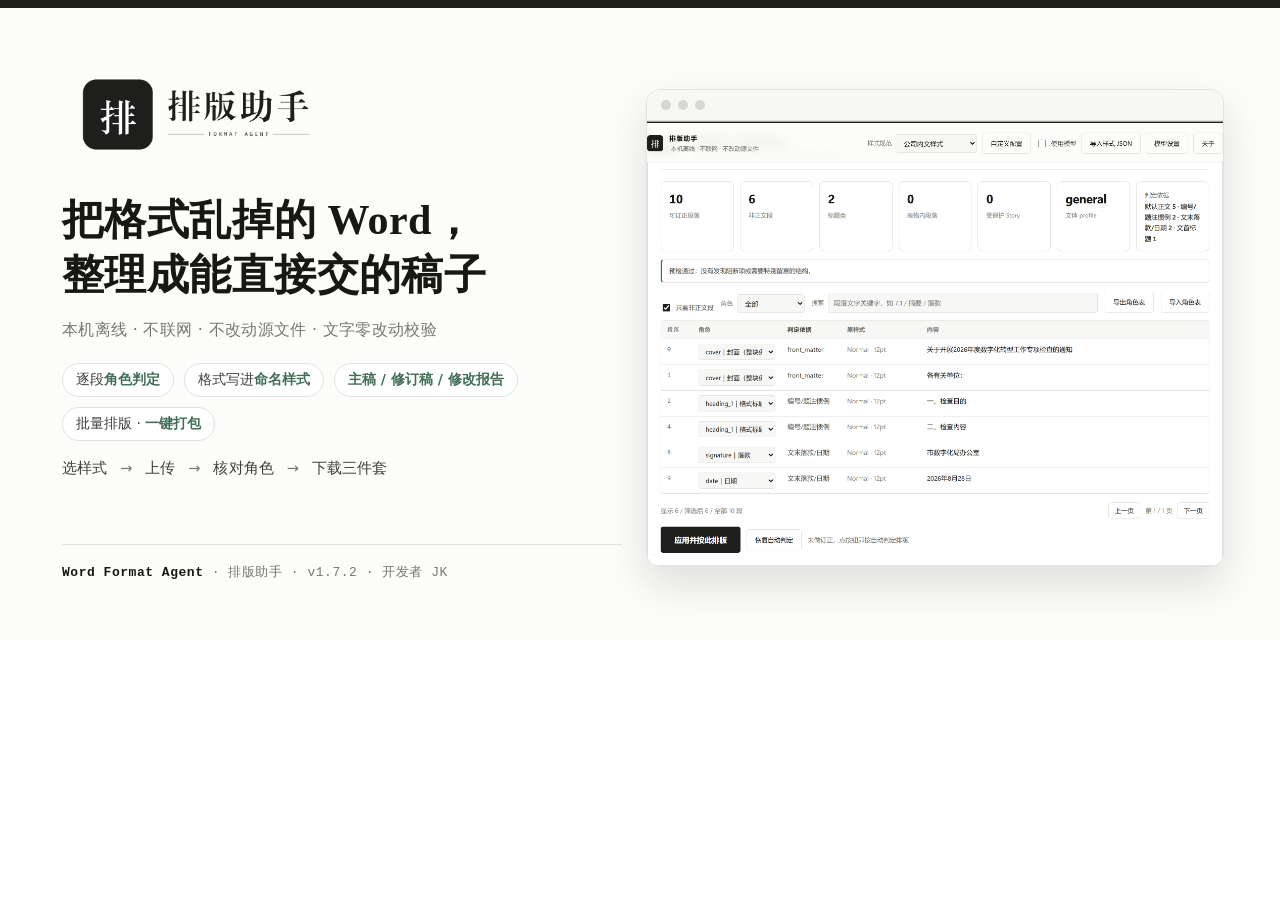
<file: docs/cover/cover.html>
<!doctype html>
<html lang="zh-CN">
<head>
<meta charset="utf-8">
<title>排版助手 · 横版封面</title>
<style>
  :root {
    --bg: #fcfcfb; --surface: #ffffff; --ink: #171716; --ink2: #3f3f3b;
    --muted: #777771; --border: #e2e2de; --accent: #1e1e1c; --success: #3f6f56;
    --display: "方正小标宋简体", "华文中宋", "STZhongsong", "Source Han Serif SC", STSong, SimSun, serif;
    --ui: "Microsoft YaHei UI", "PingFang SC", "Segoe UI", system-ui, sans-serif;
    --mono: "Cascadia Mono", Consolas, "Courier New", monospace;
  }
  * { box-sizing: border-box; }
  body { margin: 0; background: #ffffff; color: var(--ink); font-family: var(--ui); }
  .cover {
    width: 1280px; height: 640px; position: relative; overflow: hidden;
    background: var(--bg); display: grid; grid-template-columns: 560px 1fr;
    gap: 24px; padding: 62px 56px 46px 62px;
  }
  .cover::before { content: ""; position: absolute; inset: 0 0 auto; height: 8px; background: var(--accent); }

  .left { display: flex; flex-direction: column; }
  .left img.lockup { width: 268px; height: auto; }
  h1 {
    margin: 26px 0 0; font-family: var(--display); font-weight: 700; letter-spacing: .01em;
    font-size: 42px; line-height: 1.32;
  }
  .sub { margin: 16px 0 0; color: var(--muted); font-size: 16px; letter-spacing: .02em; }
  .chips { margin: 22px 0 0; padding: 0; list-style: none; display: flex; flex-wrap: wrap; gap: 10px; }
  .chips li {
    padding: 7px 13px; background: var(--surface); border: 1px solid var(--border);
    border-radius: 999px; font-size: 14px; color: var(--ink2);
  }
  .chips li b { color: var(--success); font-weight: 600; }
  .flow { margin: 18px 0 0; font-size: 14.5px; color: var(--ink2); letter-spacing: .01em; }
  .flow span { color: var(--muted); margin: 0 8px; }
  .foot {
    margin-top: auto; padding-top: 18px; border-top: 1px solid var(--border);
    font-family: var(--mono); font-size: 13px; color: var(--muted); letter-spacing: .04em;
  }
  .foot b { color: var(--ink); font-weight: 600; }

  .right { display: flex; align-items: center; }
  .shot {
    width: 100%; background: var(--surface); border: 1px solid var(--border);
    border-radius: 14px; overflow: hidden; box-shadow: 0 18px 42px rgba(23, 23, 22, .13);
  }
  .bar { display: flex; align-items: center; gap: 7px; padding: 10px 14px; border-bottom: 1px solid var(--border); background: #f7f7f5; }
  .dot { width: 10px; height: 10px; border-radius: 50%; background: #d8d8d2; }
  .shot img { display: block; width: 100%; height: auto; }
</style>
</head>
<body>
<div class="cover" id="cover">
  <div class="left">
    <img class="lockup" src="../../品牌资源/lockup-transparent.png" alt="排版助手 FORMAT AGENT">
    <h1>把格式乱掉的 Word，<br>整理成能直接交的稿子</h1>
    <p class="sub">本机离线 · 不联网 · 不改动源文件 · 文字零改动校验</p>
    <ul class="chips">
      <li>逐段<b>角色判定</b></li>
      <li>格式写进<b>命名样式</b></li>
      <li><b>主稿 / 修订稿 / 修改报告</b></li>
      <li>批量排版 · <b>一键打包</b></li>
    </ul>
    <p class="flow">选样式 <span>→</span> 上传 <span>→</span> 核对角色 <span>→</span> 下载三件套</p>
      <p class="foot"><b>Word Format Agent</b> · 排版助手 · v1.7.2 · 开发者 JK</p>
  </div>
  <div class="right">
    <div class="shot">
      <div class="bar"><span class="dot"></span><span class="dot"></span><span class="dot"></span></div>
      <img src="../images/02-review.png" alt="排版助手 · 核对页">
    </div>
  </div>
</div>
</body>
</html>
</file>
<file: site.css>
/* 展示页共用样式（中英两版共用） */
  :root {
    --bg: #fcfcfb; --surface: #ffffff; --surface2: #f7f7f5;
    --ink: #171716; --ink2: #3f3f3b; --muted: #777771;
    --border: #e2e2de; --border-strong: #c8c8c2;
    --accent: #1e1e1c; --success: #3f6f56; --warning: #936218;
    --display: "方正小标宋简体", "华文中宋", "STZhongsong", "Source Han Serif SC", STSong, SimSun, serif;
    --ui: "Microsoft YaHei UI", "PingFang SC", "Segoe UI", system-ui, sans-serif;
    --mono: "Cascadia Mono", Consolas, "Courier New", monospace;
    --w: 1120px;
  }
  * { box-sizing: border-box; }
  html { scroll-behavior: smooth; }
  body { margin: 0; background: var(--bg); color: var(--ink); font-family: var(--ui); line-height: 1.75; }
  img { max-width: 100%; }
  a { color: var(--ink); }
  .wrap { max-width: var(--w); margin: 0 auto; padding: 0 24px; }
  .mono { font-family: var(--mono); letter-spacing: .14em; font-size: 12.5px; color: var(--muted); text-transform: uppercase; }

  /* 顶栏 */
  header.nav { position: sticky; top: 0; z-index: 20; background: rgba(252,252,251,.92);
    backdrop-filter: saturate(160%) blur(8px); border-bottom: 1px solid var(--border); }
  .nav-in { display: flex; align-items: center; gap: 14px; padding: 12px 0; }
  .nav-in img { width: 34px; height: 34px; border-radius: 9px; }
  .nav-in .brand { font-weight: 700; letter-spacing: .01em; }
  .nav-in nav { margin-left: auto; display: flex; gap: 18px; flex-wrap: wrap; }
  .nav-in nav a { font-size: 14px; color: var(--ink2); text-decoration: none; }
  .nav-in nav a:hover { color: var(--ink); text-decoration: underline; }

  /* 英雄区 */
  .hero { display: grid; grid-template-columns: 1.05fr 1fr; gap: 46px; align-items: center; padding: 68px 0 56px; }
  .hero .lockup { width: 300px; margin-bottom: 26px; }
  h1 { font-family: var(--display); font-size: 46px; line-height: 1.28; margin: 0; letter-spacing: .01em; }
  .lead { color: var(--muted); font-size: 17px; margin: 18px 0 0; }
  .chips { list-style: none; padding: 0; margin: 24px 0 0; display: flex; gap: 10px; flex-wrap: wrap; }
  .chips li { background: var(--surface); border: 1px solid var(--border); border-radius: 999px;
    padding: 7px 14px; font-size: 14px; color: var(--ink2); }
  .chips li b { color: var(--success); }
  .cta { margin-top: 30px; display: flex; gap: 12px; flex-wrap: wrap; }
  .btn { display: inline-block; padding: 11px 20px; border-radius: 999px; text-decoration: none;
    font-size: 15px; border: 1px solid var(--accent); background: var(--accent); color: #fff; }
  .btn.ghost { background: transparent; color: var(--ink); border-color: var(--border-strong); }
  .btn:hover { opacity: .88; }
  .shot { border: 1px solid var(--border); border-radius: 14px; overflow: hidden; background: var(--surface);
    box-shadow: 0 20px 46px rgba(23,23,22,.12); }
  .shot .bar { display: flex; gap: 7px; padding: 10px 14px; background: var(--surface2); border-bottom: 1px solid var(--border); }
  .shot .dot { width: 10px; height: 10px; border-radius: 50%; background: #d8d8d2; }
  .shot img { display: block; width: 100%; }

  section { padding: 62px 0; border-top: 1px solid var(--border); }
  h2 { font-family: var(--display); font-size: 32px; margin: 0 0 8px; letter-spacing: .01em; }
  h3 { font-size: 19px; margin: 0 0 6px; }
  p { margin: 0 0 12px; color: var(--ink2); }
  .sec-sub { color: var(--muted); margin-bottom: 28px; }

  .grid { display: grid; gap: 16px; }
  .g3 { grid-template-columns: repeat(3, 1fr); }
  .g2 { grid-template-columns: repeat(2, 1fr); }
  .card { background: var(--surface); border: 1px solid var(--border); border-radius: 14px; padding: 22px 24px; }
  .card .no { font-family: var(--mono); font-size: 13px; color: var(--muted); }
  .card p { margin: 6px 0 0; font-size: 15px; }

  figure { margin: 0; }
  figure img { border: 1px solid var(--border); border-radius: 14px; display: block; }
  figcaption { margin-top: 10px; font-size: 14px; color: var(--muted); }

  ol.steps { padding-left: 22px; }
  ol.steps li { margin-bottom: 10px; color: var(--ink2); }
  ol.steps b { color: var(--ink); }
  pre { background: var(--surface2); border: 1px solid var(--border); border-radius: 12px;
    padding: 18px 20px; overflow: auto; font-family: var(--mono); font-size: 13.5px; color: var(--ink2); line-height: 1.7; }

  table { width: 100%; border-collapse: collapse; font-size: 15px; }
  th, td { text-align: left; padding: 12px 14px; border-bottom: 1px solid var(--border); vertical-align: top; }
  th { font-size: 13px; color: var(--muted); font-weight: 600; letter-spacing: .04em; }
  td b { color: var(--ink); }

  /* 语言切换 */
  .lang { margin-left: 14px; font-size: 13.5px; color: var(--muted); white-space: nowrap; }
  .lang a { color: var(--ink2); text-decoration: none; }
  .lang a.on { color: var(--ink); font-weight: 700; border-bottom: 2px solid var(--accent); }
  .lang a:hover { text-decoration: underline; }

  /* 常见问题（可折叠） */
  .faq { display: grid; gap: 12px; }
  .faq details { background: var(--surface); border: 1px solid var(--border);
    border-left: 4px solid var(--border-strong); border-radius: 0 12px 12px 0; padding: 4px 4px 4px 0; }
  .faq details[open] { border-left-color: var(--success); }
  .faq summary { cursor: pointer; list-style: none; padding: 14px 20px 14px 46px; position: relative;
    font-weight: 700; font-size: 16.5px; }
  .faq summary::-webkit-details-marker { display: none; }
  .faq summary::before { content: "＋"; position: absolute; left: 20px; top: 13px;
    font-family: var(--mono); font-weight: 400; color: var(--muted); }
  .faq details[open] summary::before { content: "－"; color: var(--success); }
  .faq details p { margin: 0; padding: 0 20px 16px 46px; font-size: 15px; color: var(--ink2); }
  .faq details code { font-family: var(--mono); font-size: 13.5px; background: var(--surface2);
    border: 1px solid var(--border); border-radius: 5px; padding: 1px 6px; }

  footer { border-top: 1px solid var(--border); padding: 34px 0 54px; }
  footer .facts { font-family: var(--mono); font-size: 13px; color: var(--muted); }
  footer .facts span:not(:last-child)::after { content: "·"; margin: 0 10px; color: var(--border-strong); }
  .note { background: var(--surface); border-left: 4px solid var(--success); border-radius: 0 12px 12px 0;
    padding: 16px 20px; color: var(--ink2); }

  @media (max-width: 940px) {
    .hero { grid-template-columns: 1fr; gap: 32px; padding: 44px 0 36px; }
    h1 { font-size: 36px; }
    .g3, .g2 { grid-template-columns: 1fr; }
    .nav-in nav { display: none; }
    section { padding: 46px 0; }
  }
</file>
